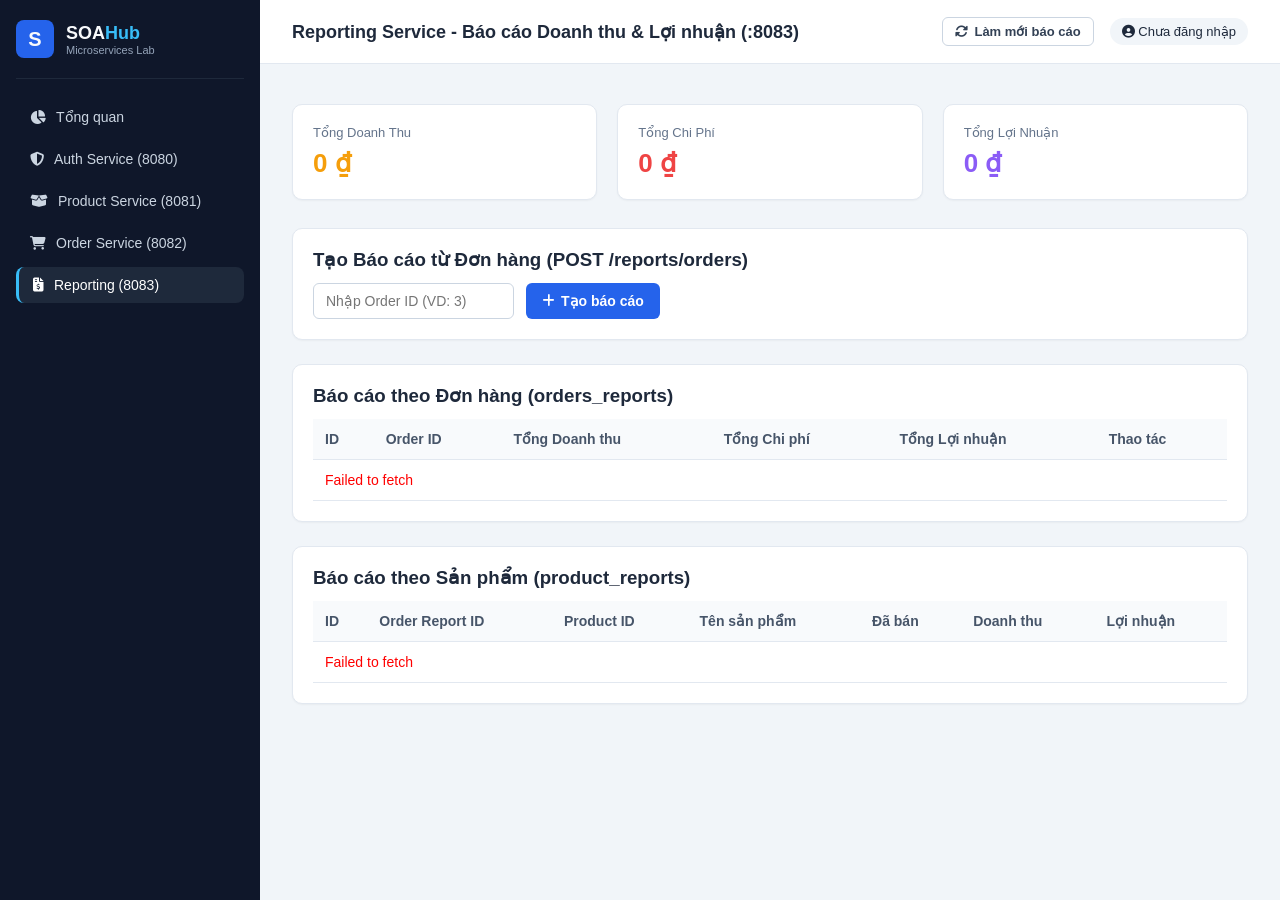
<file: frontend/report/reports.html>
<!DOCTYPE html>
<html lang="vi">
<head>
    <meta charset="UTF-8">
    <title>SOA - Reporting Service (:8083)</title>
    <link rel="stylesheet" href="report.css">
    <link rel="stylesheet" href="../css/styles.css">
    <link rel="stylesheet" href="https://cdnjs.cloudflare.com/ajax/libs/font-awesome/6.4.0/css/all.min.css">
</head>
<body>
    <div class="app-container">
        <aside class="sidebar">
            <div class="brand">
                <div class="brand-icon">S</div>
                <div>
                    <div class="brand-title">SOA<span>Hub</span></div>
                    <div class="brand-subtitle">Microservices Lab</div>
                </div>
            </div>
            <ul class="nav-menu">
                <li><a class="nav-link" href="../index.html"><i class="fas fa-chart-pie"></i> Tổng quan</a></li>
                <li><a class="nav-link" href="../login/auth.html"><i class="fas fa-shield-alt"></i> Auth Service (8080)</a></li>
                <li><a class="nav-link" href="../products/products.html"><i class="fas fa-box-open"></i> Product Service (8081)</a></li>
                <li><a class="nav-link" href="../order/order.html"><i class="fas fa-shopping-cart"></i> Order Service (8082)</a></li>
                <li><a class="nav-link active" href="reports.html"><i class="fas fa-file-invoice-dollar"></i> Reporting (8083)</a></li>
            </ul>
        </aside>

        <div class="main-wrapper">
            <header class="topbar">
                <div class="topbar-title">Reporting Service - Báo cáo Doanh thu & Lợi nhuận (:8083)</div>
                <div class="topbar-actions">
                    <button class="btn btn-outline btn-sm" onclick="loadReports()"><i class="fas fa-sync-alt"></i> Làm mới báo cáo</button>
                    <div class="user-badge"><i class="fas fa-user-circle"></i> <span id="user-badge-name">Chưa đăng nhập</span></div>
                </div>
            </header>

            <div style="padding: 16px 32px 0 32px;">
                <div class="alert alert-danger" id="alert-error"></div>
                <div class="alert alert-success" id="alert-success"></div>
            </div>

            <main class="content-body">
                <div class="stats-grid">
                    <div class="stat-card">
                        <div class="stat-label">Tổng Doanh Thu</div>
                        <div class="stat-value" id="rep-revenue" style="color: #f59e0b;">0 ₫</div>
                    </div>
                    <div class="stat-card">
                        <div class="stat-label">Tổng Chi Phí</div>
                        <div class="stat-value" id="rep-cost" style="color: #ef4444;">0 ₫</div>
                    </div>
                    <div class="stat-card">
                        <div class="stat-label">Tổng Lợi Nhuận</div>
                        <div class="stat-value" id="rep-profit" style="color: #8b5cf6;">0 ₫</div>
                    </div>
                </div>

                <!-- VỊ TRÍ THÊM FORM TẠO BÁO CÁO -->
                <div class="panel-card" style="margin-bottom: 24px;">
                    <h3>Tạo Báo cáo từ Đơn hàng (POST /reports/orders)</h3>
                    <div style="display:flex; gap:12px; margin-top:12px;">
                        <input type="number" id="report-order-id" placeholder="Nhập Order ID (VD: 3)">
                        <button class="btn btn-primary" onclick="createManualReport()"><i class="fas fa-plus"></i> Tạo báo cáo</button>
                    </div>
                </div>

                <div class="panel-card" style="margin-bottom: 24px;">
                    <h3>Báo cáo theo Đơn hàng (orders_reports)</h3>
                    <table>
                        <thead>
                            <tr>
                                <th>ID</th>
                                <th>Order ID</th>
                                <th>Tổng Doanh thu</th>
                                <th>Tổng Chi phí</th>
                                <th>Tổng Lợi nhuận</th>
                                <th>Thao tác</th>
                            </tr>
                        </thead>
                        <tbody id="order-reports-tbody">
                            <tr><td colspan="6">Đang tải dữ liệu...</td></tr>
                        </tbody>
                    </table>
                </div>

                <div class="panel-card">
                    <h3>Báo cáo theo Sản phẩm (product_reports)</h3>
                    <table>
                        <thead>
                            <tr>
                                <th>ID</th>
                                <th>Order Report ID</th>
                                <th>Product ID</th>
                                <th>Tên sản phẩm</th>
                                <th>Đã bán</th>
                                <th>Doanh thu</th>
                                <th>Lợi nhuận</th>
                            </tr>
                        </thead>
                        <tbody id="product-reports-tbody">
                            <tr><td colspan="7">Đang tải dữ liệu...</td></tr>
                        </tbody>
                    </table>
                </div>
            </main>
        </div>
    </div>
    <script src="../app.js"></script>
</body>
</html>
</file>
<file: frontend/report/report.css>
.profit-positive {
    color: #10b981;
    font-weight: 700;
}

.profit-negative {
    color: #ef4444;
    font-weight: 700;
}

.report-section-header {
    display: flex;
    justify-content: space-between;
    align-items: center;
    margin-bottom: 12px;
}
</file>
<file: frontend/css/styles.css>
* {
    box-sizing: border-box;
    margin: 0;
    padding: 0;
    font-family: 'Segoe UI', Tahoma, Geneva, Verdana, sans-serif;
}

body {
    background-color: #f1f5f9;
    color: #1e293b;
}

.app-container {
    display: flex;
    min-height: 100vh;
}

/* Sidebar */
.sidebar {
    width: 260px;
    background-color: #0f172a;
    color: #f8fafc;
    display: flex;
    flex-direction: column;
    padding: 20px 16px;
    flex-shrink: 0;
}

.brand {
    display: flex;
    align-items: center;
    gap: 12px;
    padding-bottom: 20px;
    border-bottom: 1px solid #1e293b;
    margin-bottom: 20px;
}

.brand-icon {
    width: 38px;
    height: 38px;
    background: #2563eb;
    border-radius: 8px;
    display: flex;
    align-items: center;
    justify-content: center;
    font-weight: bold;
    font-size: 20px;
}

.brand-title {
    font-size: 18px;
    font-weight: 700;
}

.brand-title span {
    color: #38bdf8;
}

.brand-subtitle {
    font-size: 11px;
    color: #94a3b8;
}

.nav-menu {
    list-style: none;
    flex: 1;
}

.nav-menu li {
    margin-bottom: 6px;
}

.nav-link {
    display: flex;
    align-items: center;
    gap: 10px;
    padding: 10px 14px;
    color: #cbd5e1;
    text-decoration: none;
    border-radius: 8px;
    font-size: 14px;
    transition: all 0.2s;
}

.nav-link:hover, .nav-link.active {
    background-color: #1e293b;
    color: #ffffff;
}

.nav-link.active {
    border-left: 3px solid #38bdf8;
}

.sidebar-status {
    background: #1e293b;
    padding: 12px;
    border-radius: 8px;
    font-size: 12px;
}

.status-item {
    display: flex;
    justify-content: space-between;
    align-items: center;
    margin-top: 6px;
    color: #94a3b8;
}

.status-dot {
    display: inline-block;
    width: 8px;
    height: 8px;
    border-radius: 50%;
    background-color: #64748b;
    margin-right: 6px;
}

.status-dot.online { background-color: #10b981; }
.status-dot.offline { background-color: #ef4444; }

/* Main Content */
.main-wrapper {
    flex: 1;
    display: flex;
    flex-direction: column;
    overflow-x: hidden;
}

.topbar {
    background: #ffffff;
    height: 64px;
    padding: 0 32px;
    display: flex;
    align-items: center;
    justify-content: space-between;
    border-bottom: 1px solid #e2e8f0;
}

.topbar-title {
    font-size: 18px;
    font-weight: 600;
}

.topbar-actions {
    display: flex;
    align-items: center;
    gap: 16px;
}

.user-badge {
    background: #f1f5f9;
    padding: 6px 12px;
    border-radius: 20px;
    font-size: 13px;
    font-weight: 500;
}

.content-body {
    padding: 24px 32px;
}

/* Alerts */
.alert {
    padding: 12px 16px;
    border-radius: 8px;
    margin-bottom: 12px;
    font-size: 14px;
    display: none;
}

.alert-danger {
    background: #fee2e2;
    color: #991b1b;
    border: 1px solid #fca5a5;
}

.alert-success {
    background: #dcfce7;
    color: #166534;
    border: 1px solid #86efac;
}

/* Grids & Cards */
.stats-grid {
    display: grid;
    grid-template-columns: repeat(auto-fit, minmax(210px, 1fr));
    gap: 20px;
    margin-bottom: 28px;
}

.stat-card, .arch-card, .panel-card {
    background: #ffffff;
    border-radius: 10px;
    padding: 20px;
    border: 1px solid #e2e8f0;
    box-shadow: 0 1px 2px rgba(0,0,0,0.04);
}

.stat-label {
    font-size: 13px;
    color: #64748b;
    margin-bottom: 8px;
}

.stat-value {
    font-size: 26px;
    font-weight: 700;
}

.arch-grid {
    display: grid;
    grid-template-columns: repeat(auto-fit, minmax(250px, 1fr));
    gap: 20px;
}

.arch-badge {
    display: inline-block;
    background: #e0f2fe;
    color: #0369a1;
    font-size: 11px;
    font-weight: 700;
    padding: 2px 8px;
    border-radius: 4px;
    margin-bottom: 10px;
}

.arch-title {
    font-size: 16px;
    font-weight: 700;
    margin-bottom: 8px;
}

.arch-desc {
    font-size: 13px;
    color: #475569;
    line-height: 1.5;
    margin-bottom: 14px;
}

.arch-meta {
    font-size: 13px;
    border-top: 1px solid #f1f5f9;
    padding-top: 10px;
}

/* Forms & Buttons */
.form-grid {
    display: grid;
    grid-template-columns: repeat(auto-fit, minmax(200px, 1fr));
    gap: 14px;
    margin-bottom: 16px;
}

.form-group {
    display: flex;
    flex-direction: column;
    gap: 6px;
}

.form-group label {
    font-size: 13px;
    font-weight: 600;
    color: #334155;
}

input, select, textarea {
    padding: 9px 12px;
    border: 1px solid #cbd5e1;
    border-radius: 6px;
    font-size: 14px;
}

input:focus, select:focus {
    outline: none;
    border-color: #2563eb;
}

.btn {
    padding: 9px 16px;
    border-radius: 6px;
    border: none;
    font-size: 14px;
    font-weight: 600;
    cursor: pointer;
    display: inline-flex;
    align-items: center;
    gap: 6px;
    transition: opacity 0.2s;
}

.btn:hover { opacity: 0.9; }
.btn-sm { padding: 6px 12px; font-size: 13px; }
.btn-primary { background: #2563eb; color: #fff; }
.btn-success { background: #10b981; color: #fff; }
.btn-danger { background: #ef4444; color: #fff; }
.btn-warning { background: #f59e0b; color: #fff; }
.btn-outline { background: #fff; border: 1px solid #cbd5e1; color: #334155; }

/* Tables */
table {
    width: 100%;
    border-collapse: collapse;
    margin-top: 12px;
}

th, td {
    text-align: left;
    padding: 12px;
    border-bottom: 1px solid #e2e8f0;
    font-size: 14px;
}

th {
    background: #f8fafc;
    color: #475569;
    font-weight: 600;
}

.badge {
    padding: 3px 8px;
    border-radius: 12px;
    font-size: 12px;
    font-weight: 600;
}
.badge-pending { background: #fef3c7; color: #92400e; }
.badge-completed { background: #dcfce7; color: #166534; }
.badge-cancelled { background: #fee2e2; color: #991b1b; }
/* Fix lỗi Sidebar cố định đè lên nội dung chính */
.sidebar {
    position: fixed;
    top: 0;
    left: 0;
    width: 260px;
    height: 100vh;
    z-index: 100;
}

.main-wrapper {
    margin-left: 260px;
    width: calc(100% - 260px);
    min-height: 100vh;
}
</file>
